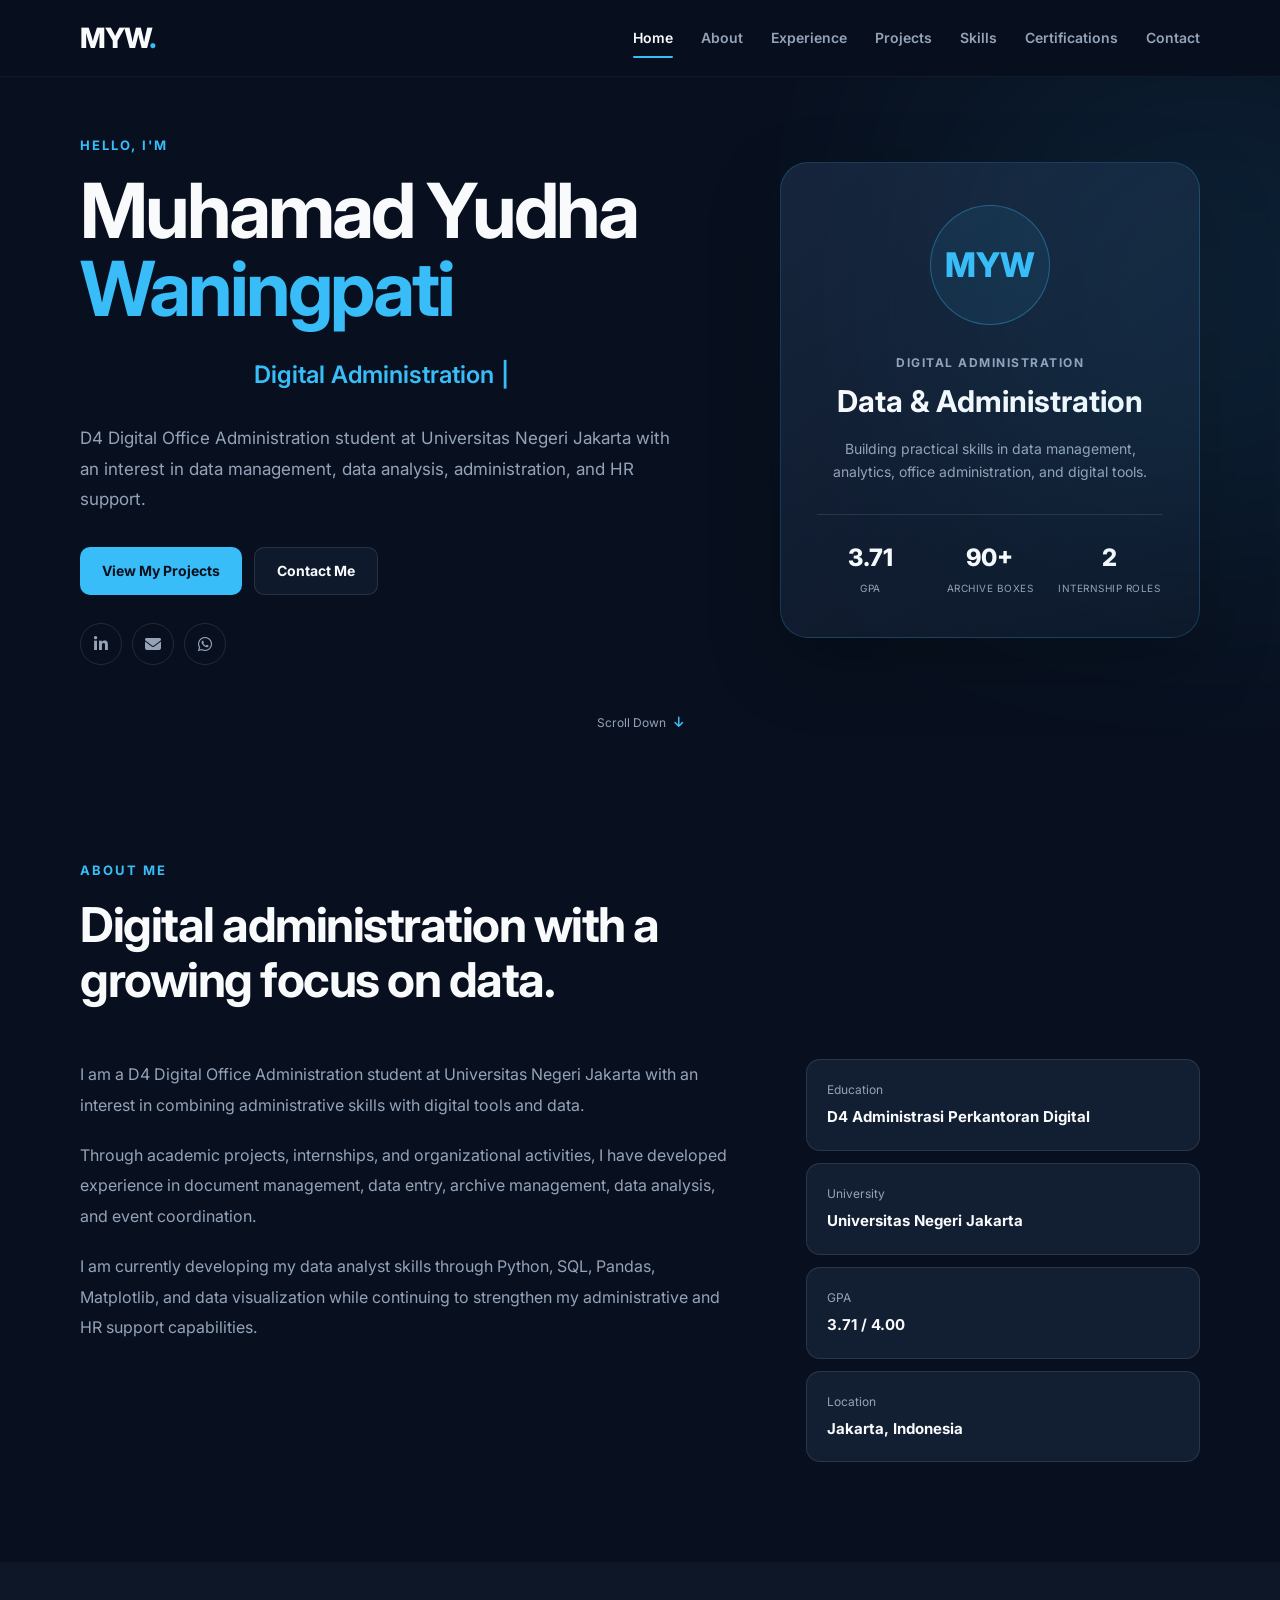
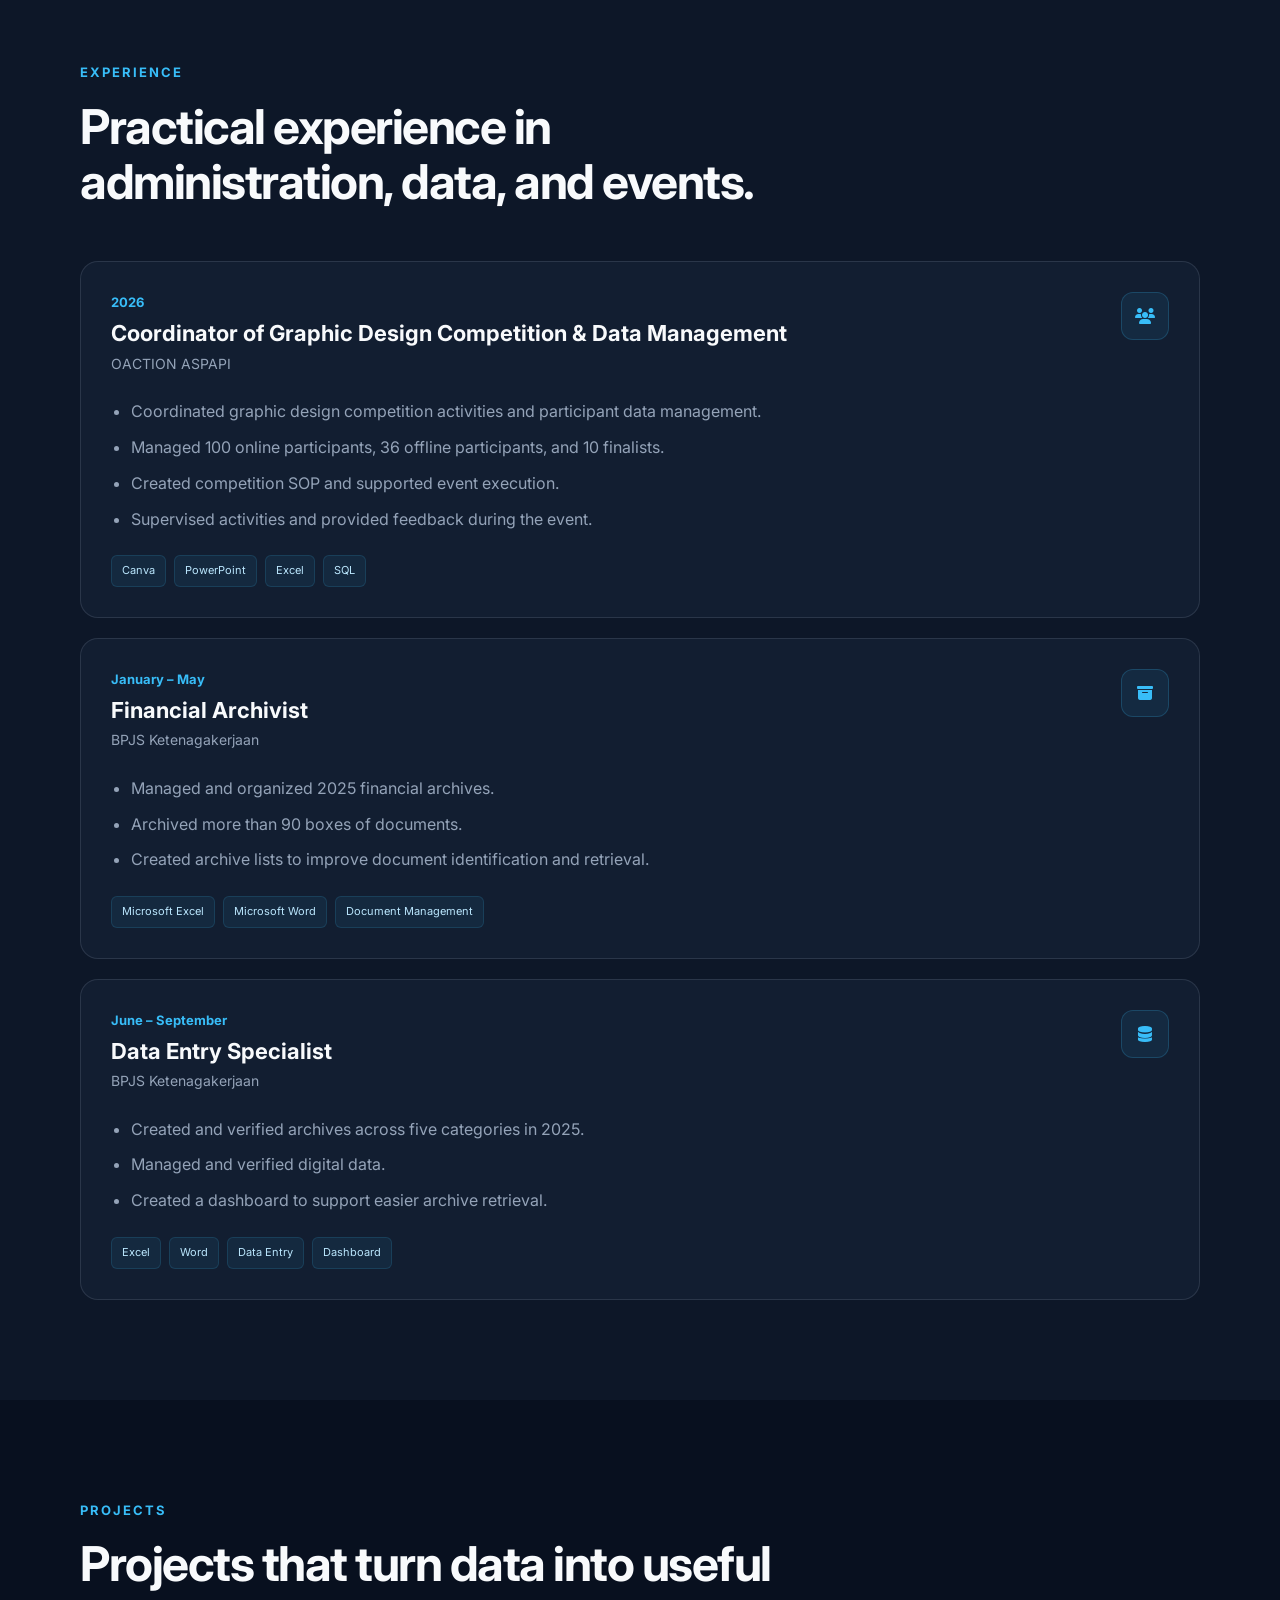
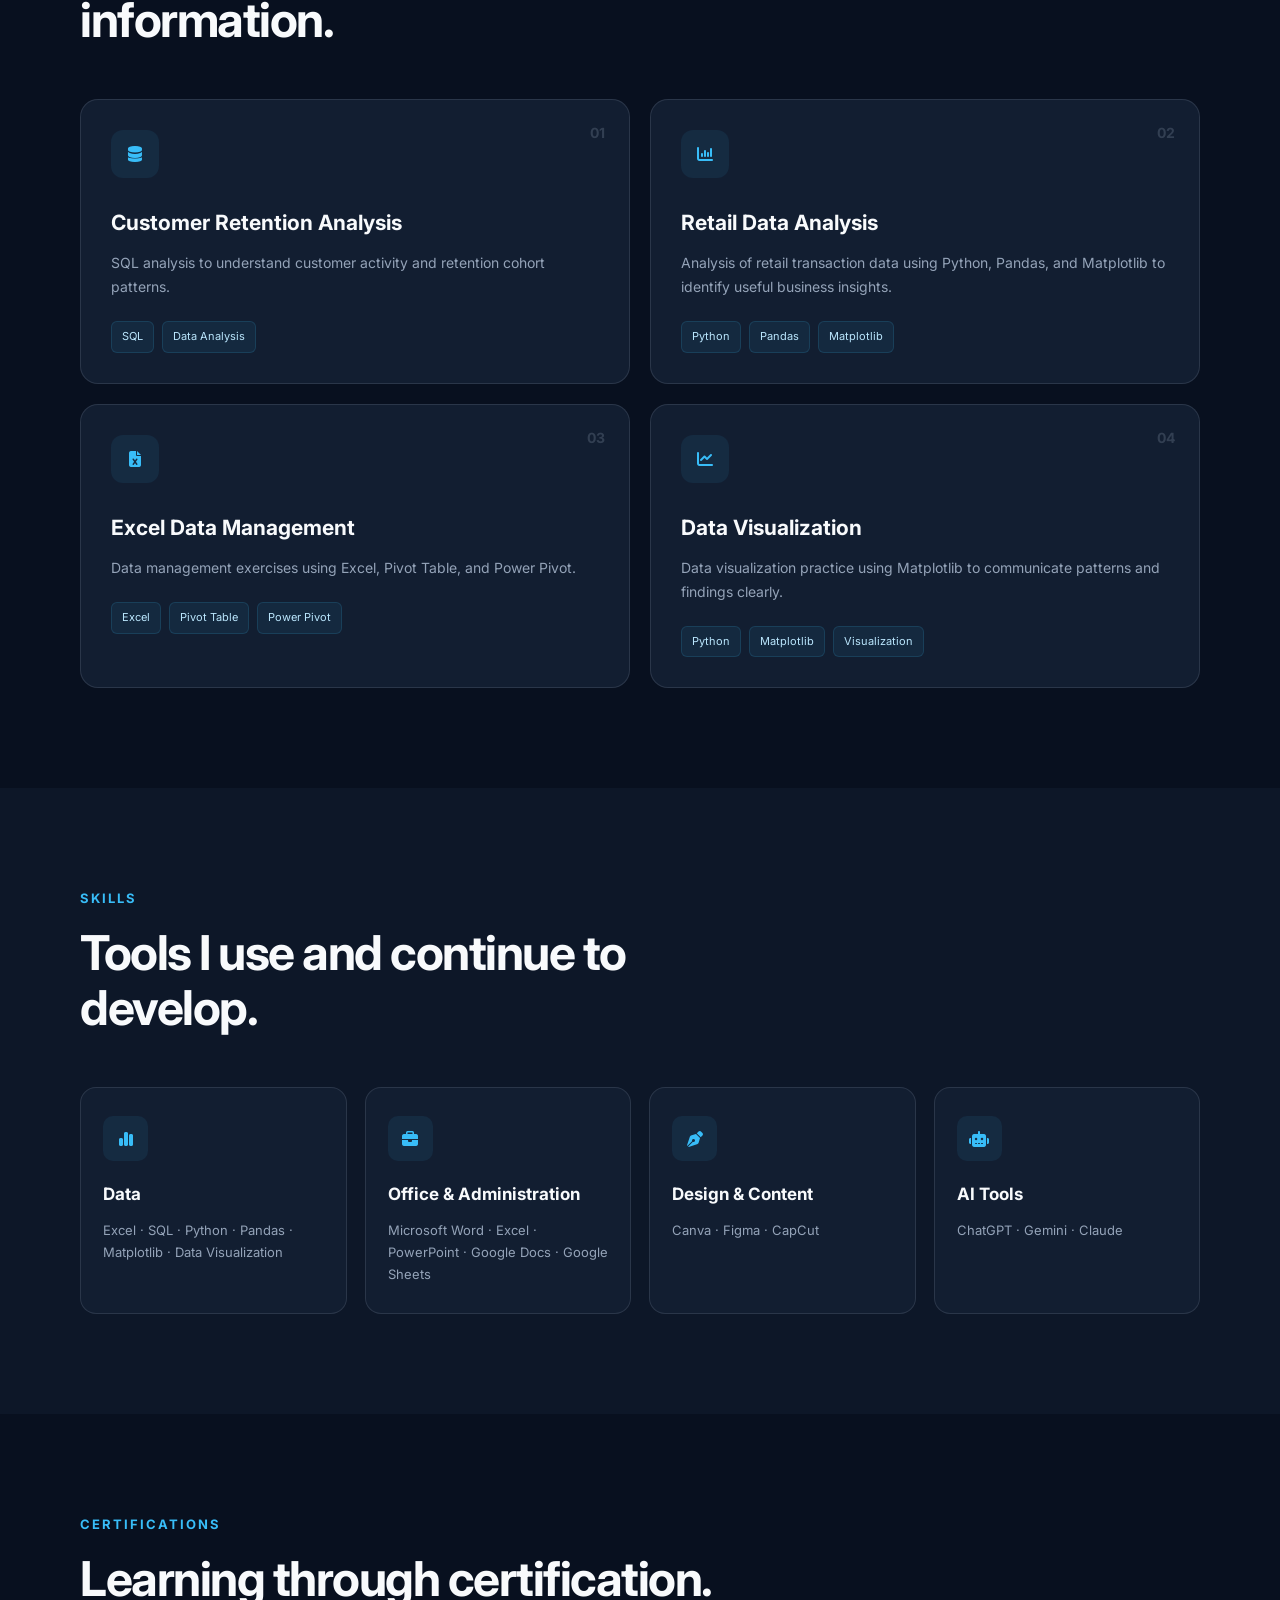
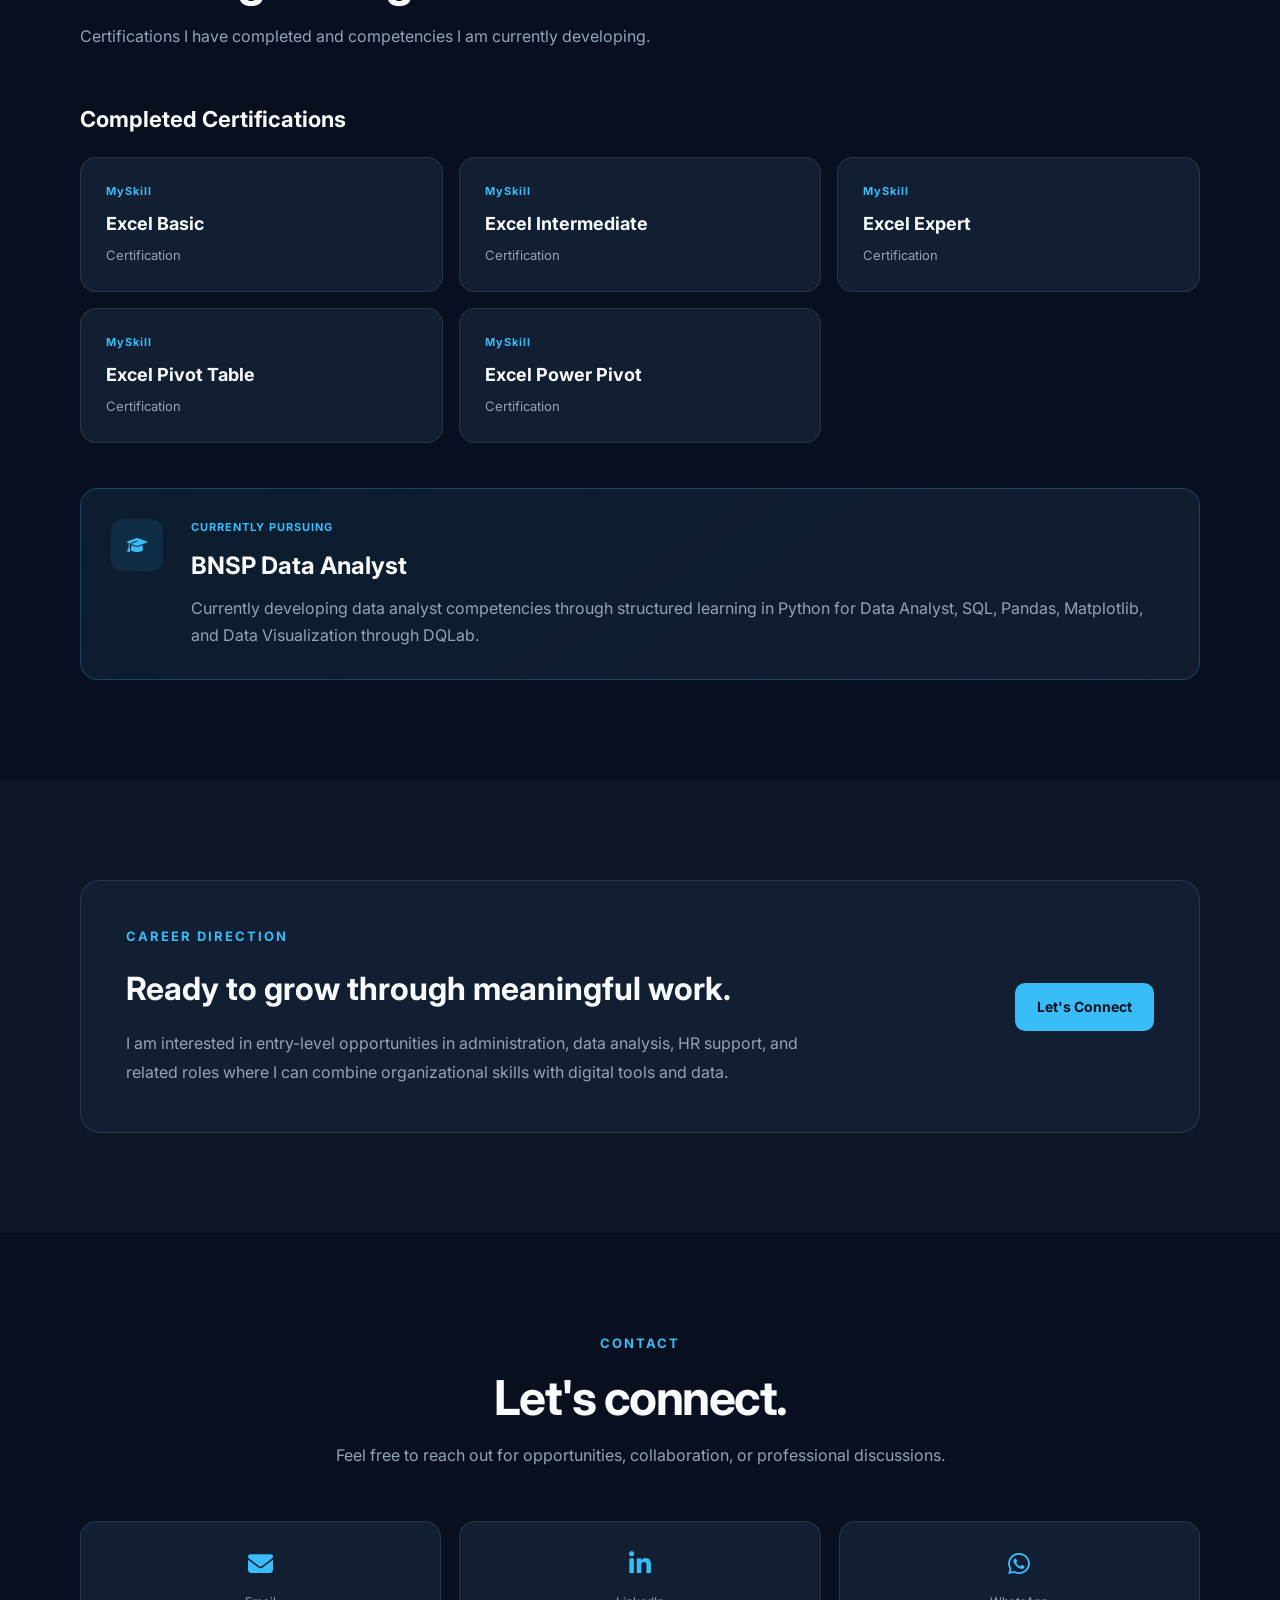
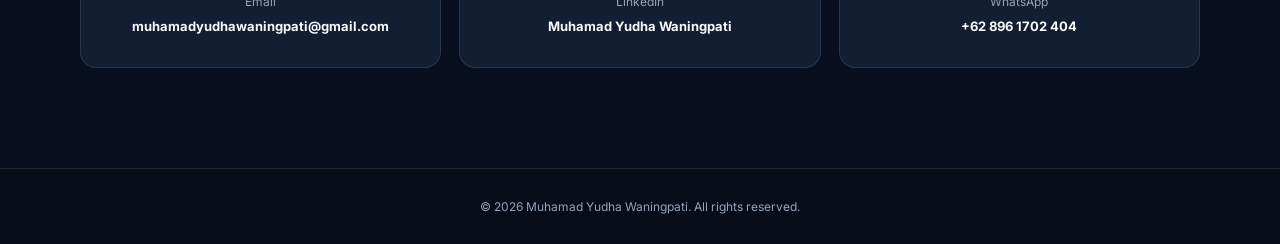
<file: index.html>
<!DOCTYPE html>
<html lang="en">

<head>
    <meta charset="UTF-8">
    <meta name="viewport" content="width=device-width, initial-scale=1.0">

    <title>Muhamad Yudha Waningpati | Portfolio</title>

    <meta name="description"
        content="Portfolio of Muhamad Yudha Waningpati - Digital Administration, Data Management, Data Analysis, and HR Support.">

    <link rel="stylesheet" href="style.css">

    <!-- Google Fonts -->
    <link rel="preconnect" href="https://fonts.googleapis.com">
    <link rel="preconnect" href="https://fonts.gstatic.com" crossorigin>

    <link
        href="https://fonts.googleapis.com/css2?family=Inter:wght@400;500;600;700;800&display=swap"
        rel="stylesheet">

    <!-- Font Awesome -->
    <link
        rel="stylesheet"
        href="https://cdnjs.cloudflare.com/ajax/libs/font-awesome/6.5.2/css/all.min.css">
</head>


<body>

    <!-- =========================
         NAVBAR
    ========================== -->

    <header class="navbar">

        <div class="container navbar-inner">

            <a href="#home" class="logo">
                MYW<span>.</span>
            </a>

            <nav class="nav-menu">

                <a href="#home" class="nav-link active">Home</a>
                <a href="#about" class="nav-link">About</a>
                <a href="#experience" class="nav-link">Experience</a>
                <a href="#projects" class="nav-link">Projects</a>
                <a href="#skills" class="nav-link">Skills</a>
                <a href="#certifications" class="nav-link">Certifications</a>
                <a href="#contact" class="nav-link">Contact</a>

            </nav>

            <button class="menu-toggle" aria-label="Open navigation">
                <span></span>
                <span></span>
                <span></span>
            </button>

        </div>

    </header>


    <main>

        <!-- =========================
             HERO
        ========================== -->

        <section id="home" class="hero">

            <div class="hero-glow"></div>

            <div class="container hero-grid">

                <div class="hero-content">

                    <p class="eyebrow">
                        HELLO, I'M
                    </p>

                    <h1>
                        Muhamad Yudha
                        <span>Waningpati</span>
                    </h1>

                    <div class="hero-role">
                        <span id="typing-text">Digital Administration</span>
                        <span class="typing-cursor">|</span>
                    </div>

                    <p class="hero-description">
                        D4 Digital Office Administration student at
                        Universitas Negeri Jakarta with an interest in
                        data management, data analysis, administration,
                        and HR support.
                    </p>

                    <div class="hero-buttons">

                        <a href="#projects" class="button button-primary">
                            View My Projects
                        </a>

                        <a href="#contact" class="button button-secondary">
                            Contact Me
                        </a>

                    </div>

                    <div class="social-links">

                        <a
                            href="https://www.linkedin.com/in/muhamad-yudha-6564141a/"
                            target="_blank"
                            rel="noopener noreferrer"
                            aria-label="LinkedIn">

                            <i class="fa-brands fa-linkedin-in"></i>

                        </a>

                        <a
                            href="mailto:muhamadyudhawaningpati@gmail.com"
                            aria-label="Email">

                            <i class="fa-solid fa-envelope"></i>

                        </a>

                        <a
                            href="https://wa.me/628961702404"
                            target="_blank"
                            rel="noopener noreferrer"
                            aria-label="WhatsApp">

                            <i class="fa-brands fa-whatsapp"></i>

                        </a>

                    </div>

                </div>


                <!-- PROFILE CARD -->

                <div class="profile-card">

                    <div class="profile-circle">
                        MYW
                    </div>

                    <p class="profile-label">
                        DIGITAL ADMINISTRATION
                    </p>

                    <h2>
                        Data & Administration
                    </h2>

                    <p class="profile-description">
                        Building practical skills in data management,
                        analytics, office administration, and digital tools.
                    </p>

                    <div class="profile-stats">

                        <div>
                            <strong>3.71</strong>
                            <span>GPA</span>
                        </div>

                        <div>
                            <strong>90+</strong>
                            <span>Archive Boxes</span>
                        </div>

                        <div>
                            <strong>2</strong>
                            <span>Internship Roles</span>
                        </div>

                    </div>

                </div>

            </div>

            <a href="#about" class="scroll-indicator">
                <span>Scroll Down</span>
                <i class="fa-solid fa-arrow-down"></i>
            </a>

        </section>


        <!-- =========================
             ABOUT
        ========================== -->

        <section id="about" class="section">

            <div class="container">

                <div class="section-heading">

                    <p class="eyebrow">
                        ABOUT ME
                    </p>

                    <h2>
                        Digital administration with a growing focus on data.
                    </h2>

                </div>


                <div class="about-grid">

                    <div class="about-text">

                        <p>
                            I am a D4 Digital Office Administration student
                            at Universitas Negeri Jakarta with an interest
                            in combining administrative skills with digital
                            tools and data.
                        </p>

                        <p>
                            Through academic projects, internships, and
                            organizational activities, I have developed
                            experience in document management, data entry,
                            archive management, data analysis, and event
                            coordination.
                        </p>

                        <p>
                            I am currently developing my data analyst skills
                            through Python, SQL, Pandas, Matplotlib, and
                            data visualization while continuing to strengthen
                            my administrative and HR support capabilities.
                        </p>

                    </div>


                    <div class="about-info">

                        <div class="info-item">
                            <span>Education</span>
                            <strong>
                                D4 Administrasi Perkantoran Digital
                            </strong>
                        </div>

                        <div class="info-item">
                            <span>University</span>
                            <strong>
                                Universitas Negeri Jakarta
                            </strong>
                        </div>

                        <div class="info-item">
                            <span>GPA</span>
                            <strong>3.71 / 4.00</strong>
                        </div>

                        <div class="info-item">
                            <span>Location</span>
                            <strong>Jakarta, Indonesia</strong>
                        </div>

                    </div>

                </div>

            </div>

        </section>


        <!-- =========================
             EXPERIENCE
        ========================== -->

        <section id="experience" class="section section-dark">

            <div class="container">

                <div class="section-heading">

                    <p class="eyebrow">
                        EXPERIENCE
                    </p>

                    <h2>
                        Practical experience in administration, data, and events.
                    </h2>

                </div>


                <div class="experience-list">


                    <!-- EXPERIENCE 1 -->

                    <article class="experience-card">

                        <div class="experience-header">

                            <div>
                                <p class="experience-period">
                                    2026
                                </p>

                                <h3>
                                    Coordinator of Graphic Design Competition
                                    & Data Management
                                </h3>

                                <p class="experience-company">
                                    OACTION ASPAPI
                                </p>
                            </div>

                            <div class="experience-icon">
                                <i class="fa-solid fa-users"></i>
                            </div>

                        </div>

                        <ul>

                            <li>
                                Coordinated graphic design competition
                                activities and participant data management.
                            </li>

                            <li>
                                Managed 100 online participants,
                                36 offline participants, and 10 finalists.
                            </li>

                            <li>
                                Created competition SOP and supported
                                event execution.
                            </li>

                            <li>
                                Supervised activities and provided feedback
                                during the event.
                            </li>

                        </ul>

                        <div class="tag-list">

                            <span>Canva</span>
                            <span>PowerPoint</span>
                            <span>Excel</span>
                            <span>SQL</span>

                        </div>

                    </article>


                    <!-- EXPERIENCE 2 -->

                    <article class="experience-card">

                        <div class="experience-header">

                            <div>

                                <p class="experience-period">
                                    January – May
                                </p>

                                <h3>
                                    Financial Archivist
                                </h3>

                                <p class="experience-company">
                                    BPJS Ketenagakerjaan
                                </p>

                            </div>

                            <div class="experience-icon">
                                <i class="fa-solid fa-box-archive"></i>
                            </div>

                        </div>

                        <ul>

                            <li>
                                Managed and organized 2025 financial archives.
                            </li>

                            <li>
                                Archived more than 90 boxes of documents.
                            </li>

                            <li>
                                Created archive lists to improve document
                                identification and retrieval.
                            </li>

                        </ul>

                        <div class="tag-list">

                            <span>Microsoft Excel</span>
                            <span>Microsoft Word</span>
                            <span>Document Management</span>

                        </div>

                    </article>


                    <!-- EXPERIENCE 3 -->

                    <article class="experience-card">

                        <div class="experience-header">

                            <div>

                                <p class="experience-period">
                                    June – September
                                </p>

                                <h3>
                                    Data Entry Specialist
                                </h3>

                                <p class="experience-company">
                                    BPJS Ketenagakerjaan
                                </p>

                            </div>

                            <div class="experience-icon">
                                <i class="fa-solid fa-database"></i>
                            </div>

                        </div>

                        <ul>

                            <li>
                                Created and verified archives across
                                five categories in 2025.
                            </li>

                            <li>
                                Managed and verified digital data.
                            </li>

                            <li>
                                Created a dashboard to support easier
                                archive retrieval.
                            </li>

                        </ul>

                        <div class="tag-list">

                            <span>Excel</span>
                            <span>Word</span>
                            <span>Data Entry</span>
                            <span>Dashboard</span>

                        </div>

                    </article>

                </div>

            </div>

        </section>


        <!-- =========================
             PROJECTS
        ========================== -->

        <section id="projects" class="section">

            <div class="container">

                <div class="section-heading">

                    <p class="eyebrow">
                        PROJECTS
                    </p>

                    <h2>
                        Projects that turn data into useful information.
                    </h2>

                </div>


                <div class="projects-grid">


                    <article class="project-card">

                        <div class="project-number">
                            01
                        </div>

                        <div class="project-icon">
                            <i class="fa-solid fa-database"></i>
                        </div>

                        <h3>
                            Customer Retention Analysis
                        </h3>

                        <p>
                            SQL analysis to understand customer activity
                            and retention cohort patterns.
                        </p>

                        <div class="tag-list">
                            <span>SQL</span>
                            <span>Data Analysis</span>
                        </div>

                    </article>


                    <article class="project-card">

                        <div class="project-number">
                            02
                        </div>

                        <div class="project-icon">
                            <i class="fa-solid fa-chart-column"></i>
                        </div>

                        <h3>
                            Retail Data Analysis
                        </h3>

                        <p>
                            Analysis of retail transaction data using
                            Python, Pandas, and Matplotlib to identify
                            useful business insights.
                        </p>

                        <div class="tag-list">
                            <span>Python</span>
                            <span>Pandas</span>
                            <span>Matplotlib</span>
                        </div>

                    </article>


                    <article class="project-card">

                        <div class="project-number">
                            03
                        </div>

                        <div class="project-icon">
                            <i class="fa-solid fa-file-excel"></i>
                        </div>

                        <h3>
                            Excel Data Management
                        </h3>

                        <p>
                            Data management exercises using Excel,
                            Pivot Table, and Power Pivot.
                        </p>

                        <div class="tag-list">
                            <span>Excel</span>
                            <span>Pivot Table</span>
                            <span>Power Pivot</span>
                        </div>

                    </article>


                    <article class="project-card">

                        <div class="project-number">
                            04
                        </div>

                        <div class="project-icon">
                            <i class="fa-solid fa-chart-line"></i>
                        </div>

                        <h3>
                            Data Visualization
                        </h3>

                        <p>
                            Data visualization practice using
                            Matplotlib to communicate patterns and
                            findings clearly.
                        </p>

                        <div class="tag-list">
                            <span>Python</span>
                            <span>Matplotlib</span>
                            <span>Visualization</span>
                        </div>

                    </article>

                </div>

            </div>

        </section>


        <!-- =========================
             SKILLS
        ========================== -->

        <section id="skills" class="section section-dark">

            <div class="container">

                <div class="section-heading">

                    <p class="eyebrow">
                        SKILLS
                    </p>

                    <h2>
                        Tools I use and continue to develop.
                    </h2>

                </div>


                <div class="skills-grid">


                    <div class="skill-card">

                        <div class="skill-icon">
                            <i class="fa-solid fa-chart-simple"></i>
                        </div>

                        <h3>
                            Data
                        </h3>

                        <p>
                            Excel · SQL · Python · Pandas ·
                            Matplotlib · Data Visualization
                        </p>

                    </div>


                    <div class="skill-card">

                        <div class="skill-icon">
                            <i class="fa-solid fa-briefcase"></i>
                        </div>

                        <h3>
                            Office & Administration
                        </h3>

                        <p>
                            Microsoft Word · Excel · PowerPoint ·
                            Google Docs · Google Sheets
                        </p>

                    </div>


                    <div class="skill-card">

                        <div class="skill-icon">
                            <i class="fa-solid fa-pen-nib"></i>
                        </div>

                        <h3>
                            Design & Content
                        </h3>

                        <p>
                            Canva · Figma · CapCut
                        </p>

                    </div>


                    <div class="skill-card">

                        <div class="skill-icon">
                            <i class="fa-solid fa-robot"></i>
                        </div>

                        <h3>
                            AI Tools
                        </h3>

                        <p>
                            ChatGPT · Gemini · Claude
                        </p>

                    </div>

                </div>

            </div>

        </section>


        <!-- =========================
             CERTIFICATIONS
        ========================== -->

        <section id="certifications" class="section">

            <div class="container">

                <div class="section-heading">

                    <p class="eyebrow">
                        CERTIFICATIONS
                    </p>

                    <h2>
                        Learning through certification.
                    </h2>

                    <p>
                        Certifications I have completed and competencies
                        I am currently developing.
                    </p>

                </div>


                <h3 class="subsection-title">
                    Completed Certifications
                </h3>


                <div class="certification-grid">

                    <div class="certification-card">
                        <span class="cert-provider">MySkill</span>
                        <h3>Excel Basic</h3>
                        <p>Certification</p>
                    </div>

                    <div class="certification-card">
                        <span class="cert-provider">MySkill</span>
                        <h3>Excel Intermediate</h3>
                        <p>Certification</p>
                    </div>

                    <div class="certification-card">
                        <span class="cert-provider">MySkill</span>
                        <h3>Excel Expert</h3>
                        <p>Certification</p>
                    </div>

                    <div class="certification-card">
                        <span class="cert-provider">MySkill</span>
                        <h3>Excel Pivot Table</h3>
                        <p>Certification</p>
                    </div>

                    <div class="certification-card">
                        <span class="cert-provider">MySkill</span>
                        <h3>Excel Power Pivot</h3>
                        <p>Certification</p>
                    </div>

                </div>


                <div class="learning-card">

                    <div class="learning-icon">
                        <i class="fa-solid fa-graduation-cap"></i>
                    </div>

                    <div>

                        <span class="cert-provider">
                            CURRENTLY PURSUING
                        </span>

                        <h3>
                            BNSP Data Analyst
                        </h3>

                        <p>
                            Currently developing data analyst competencies
                            through structured learning in Python for Data
                            Analyst, SQL, Pandas, Matplotlib, and Data
                            Visualization through DQLab.
                        </p>

                    </div>

                </div>

            </div>

        </section>


        <!-- =========================
             CAREER DIRECTION
        ========================== -->

        <section class="section section-dark">

            <div class="container">

                <div class="career-card">

                    <div>

                        <p class="eyebrow">
                            CAREER DIRECTION
                        </p>

                        <h2>
                            Ready to grow through meaningful work.
                        </h2>

                        <p>
                            I am interested in entry-level opportunities
                            in administration, data analysis, HR support,
                            and related roles where I can combine
                            organizational skills with digital tools and data.
                        </p>

                    </div>

                    <a href="#contact" class="button button-primary">
                        Let's Connect
                    </a>

                </div>

            </div>

        </section>


        <!-- =========================
             CONTACT
        ========================== -->

        <section id="contact" class="section">

            <div class="container">

                <div class="section-heading center">

                    <p class="eyebrow">
                        CONTACT
                    </p>

                    <h2>
                        Let's connect.
                    </h2>

                    <p>
                        Feel free to reach out for opportunities,
                        collaboration, or professional discussions.
                    </p>

                </div>


                <div class="contact-grid">


                    <a
                        href="mailto:muhamadyudhawaningpati@gmail.com"
                        class="contact-card">

                        <i class="fa-solid fa-envelope"></i>

                        <span>Email</span>

                        <strong>
                            muhamadyudhawaningpati@gmail.com
                        </strong>

                    </a>


                    <a
                        href="https://www.linkedin.com/in/muhamad-yudha-6564141a/"
                        target="_blank"
                        rel="noopener noreferrer"
                        class="contact-card">

                        <i class="fa-brands fa-linkedin-in"></i>

                        <span>LinkedIn</span>

                        <strong>
                            Muhamad Yudha Waningpati
                        </strong>

                    </a>


                    <a
                        href="https://wa.me/628961702404"
                        target="_blank"
                        rel="noopener noreferrer"
                        class="contact-card">

                        <i class="fa-brands fa-whatsapp"></i>

                        <span>WhatsApp</span>

                        <strong>
                            +62 896 1702 404
                        </strong>

                    </a>

                </div>

            </div>

        </section>

    </main>


    <!-- =========================
         FOOTER
    ========================== -->

    <footer class="footer">

        <div class="container">

            <p>
                © 2026 Muhamad Yudha Waningpati.
                All rights reserved.
            </p>

        </div>

    </footer>


    <script src="script.js"></script>

</body>

</html>
</file>
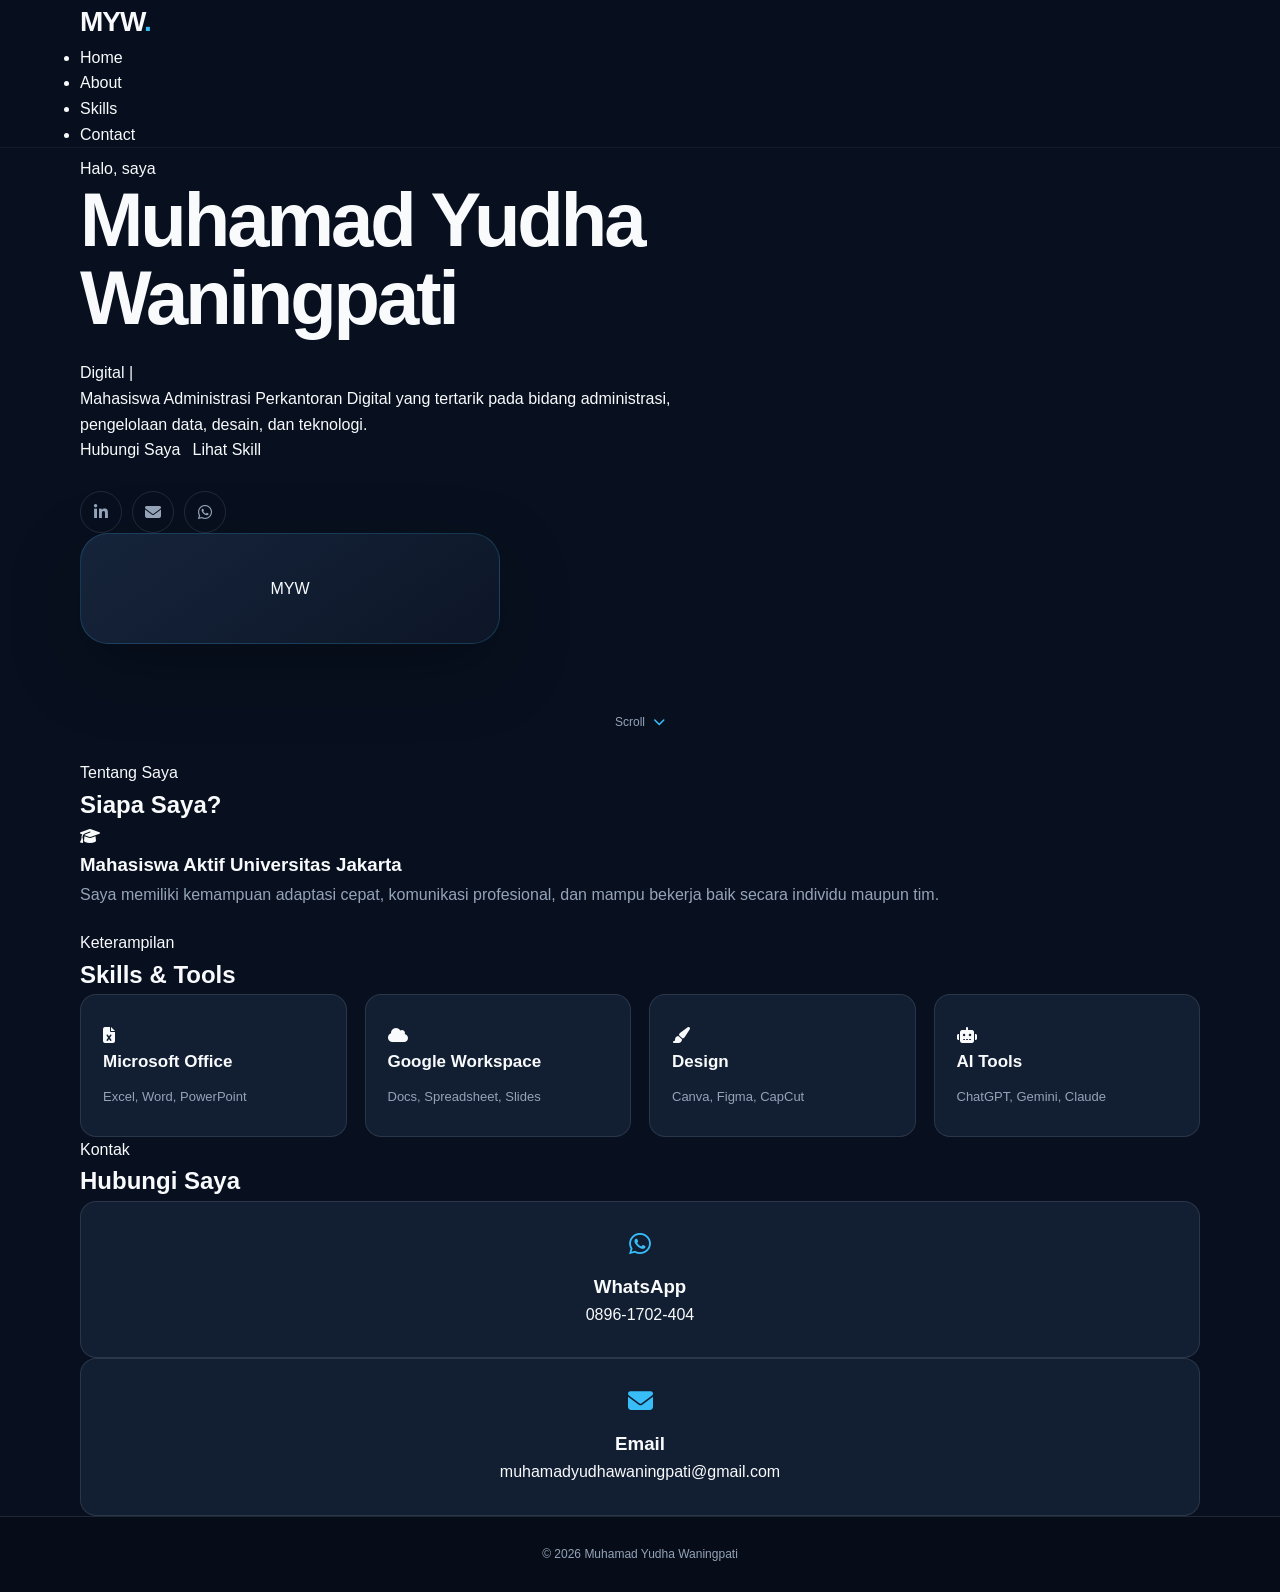
<file: revisi 1.html>
<!DOCTYPE html>
<html lang="id">
<head>
    <!-- META -->
    <meta charset="UTF-8">
    <meta name="viewport" content="width=device-width, initial-scale=1.0">

    <!-- TITLE -->
    <title>Muhamad Yudha Waningpati | Portfolio</title>

    <!-- CSS -->
    <link rel="stylesheet" href="style.css">

    <!-- GOOGLE FONT -->
    <link rel="preconnect" href="https://fonts.googleapis.com">
    <link rel="preconnect" href="https://fonts.gstatic.com" crossorigin>

    <link href="https://fonts.googleapis.com/css2?family=Poppins:wght@300;400;500;600;700&display=swap" rel="stylesheet">

    <!-- FONT AWESOME -->
    <link rel="stylesheet"
    href="https://cdnjs.cloudflare.com/ajax/libs/font-awesome/6.4.0/css/all.min.css">
</head>

<body>

    <!-- NAVBAR -->
    <nav class="navbar">

        <div class="container">

            <a href="#" class="logo">
                MYW<span class="dot">.</span>
            </a>

            <ul class="nav-links">

                <li><a href="#home">Home</a></li>

                <li><a href="#about">About</a></li>

                <li><a href="#skills">Skills</a></li>

                <li><a href="#contact">Contact</a></li>

            </ul>

            <!-- HAMBURGER -->
            <div class="hamburger">

                <span></span>
                <span></span>
                <span></span>

            </div>

        </div>

    </nav>

    <!-- HERO -->
    <section id="home" class="hero">

        <div class="hero-bg"></div>

        <div class="container">

            <div class="hero-content">

                <p class="greeting">
                    Halo, saya
                </p>

                <h1 class="name">
                    Muhamad Yudha <br>
                    Waningpati
                </h1>

                <!-- TYPING -->
                <div class="typing-container">

                    <span class="typing-text"></span>

                    <span class="cursor">|</span>

                </div>

                <p class="hero-desc">

                    Mahasiswa Administrasi Perkantoran Digital
                    yang tertarik pada bidang administrasi,
                    pengelolaan data, desain, dan teknologi.

                </p>

                <div class="hero-buttons">

                    <a href="#contact" class="btn btn-primary">
                        Hubungi Saya
                    </a>

                    <a href="#skills" class="btn btn-outline">
                        Lihat Skill
                    </a>

                </div>

                <!-- SOCIAL -->
                <div class="social-links">

                    <a href="https://linkedin.com"
                    target="_blank"
                    class="social-icon">

                        <i class="fab fa-linkedin-in"></i>

                    </a>

                    <a href="mailto:muhamadyudhawaningpati@gmail.com"
                    class="social-icon">

                        <i class="fas fa-envelope"></i>

                    </a>

                    <a href="https://wa.me/628961702404"
                    target="_blank"
                    class="social-icon">

                        <i class="fab fa-whatsapp"></i>

                    </a>

                </div>

            </div>

            <!-- VISUAL -->
            <div class="hero-visual">

                <div class="profile-card">

                    <div class="profile-inner">

                        <div class="profile-initials">
                            MYW
                        </div>

                        <div class="profile-ring"></div>

                    </div>

                </div>

            </div>

        </div>

        <!-- SCROLL -->
        <div class="scroll-indicator">

            <span>Scroll</span>

            <i class="fas fa-chevron-down"></i>

        </div>

    </section>

    <!-- ABOUT -->
    <section id="about" class="about">

        <div class="container">

            <div class="section-header">

                <span class="section-label">
                    Tentang Saya
                </span>

                <h2 class="section-title">
                    Siapa Saya?
                </h2>

            </div>

            <div class="about-content">

                <div class="about-card reveal">

                    <i class="fas fa-graduation-cap"></i>

                </div>

                <div class="about-text reveal">

                    <h3>
                        Mahasiswa Aktif Universitas Jakarta
                    </h3>

                    <p class="description">

                        Saya memiliki kemampuan adaptasi cepat,
                        komunikasi profesional, dan mampu bekerja
                        baik secara individu maupun tim.

                    </p>

                </div>

            </div>

        </div>

    </section>

    <!-- SKILLS -->
    <section id="skills" class="skills">

        <div class="container">

            <div class="section-header">

                <span class="section-label">
                    Keterampilan
                </span>

                <h2 class="section-title">
                    Skills & Tools
                </h2>

            </div>

            <div class="skills-grid">

                <div class="skill-card reveal">

                    <i class="fas fa-file-excel"></i>

                    <h3>Microsoft Office</h3>

                    <p>
                        Excel, Word, PowerPoint
                    </p>

                </div>

                <div class="skill-card reveal">

                    <i class="fas fa-cloud"></i>

                    <h3>Google Workspace</h3>

                    <p>
                        Docs, Spreadsheet, Slides
                    </p>

                </div>

                <div class="skill-card reveal">

                    <i class="fas fa-paint-brush"></i>

                    <h3>Design</h3>

                    <p>
                        Canva, Figma, CapCut
                    </p>

                </div>

                <div class="skill-card reveal">

                    <i class="fas fa-robot"></i>

                    <h3>AI Tools</h3>

                    <p>
                        ChatGPT, Gemini, Claude
                    </p>

                </div>

            </div>

        </div>

    </section>

    <!-- CONTACT -->
    <section id="contact" class="contact">

        <div class="container">

            <div class="section-header">

                <span class="section-label">
                    Kontak
                </span>

                <h2 class="section-title">
                    Hubungi Saya
                </h2>

            </div>

            <div class="contact-cards">

                <a href="https://wa.me/628961702404"
                target="_blank"
                class="contact-card reveal">

                    <i class="fab fa-whatsapp"></i>

                    <h3>WhatsApp</h3>

                    <p>0896-1702-404</p>

                </a>

                <a href="mailto:muhamadyudhawaningpati@gmail.com"
                class="contact-card reveal">

                    <i class="fas fa-envelope"></i>

                    <h3>Email</h3>

                    <p>
                        muhamadyudhawaningpati@gmail.com
                    </p>

                </a>

            </div>

        </div>

    </section>

    <!-- FOOTER -->
    <footer class="footer">

        <div class="container">

            <p>
                © 2026 Muhamad Yudha Waningpati
            </p>

        </div>

    </footer>

    <!-- JAVASCRIPT -->
    <script>

        // TYPING EFFECT
        const texts = [

            "Digital Office Administration Student",

            "Data Management Enthusiast",

            "Graphic Design Volunteer",

            "Future Professional Worker"

        ];

        let speed = 100;
        let textIndex = 0;
        let charIndex = 0;

        const typingText =
        document.querySelector(".typing-text");

        function typeEffect(){

            if(charIndex < texts[textIndex].length){

                typingText.textContent +=
                texts[textIndex].charAt(charIndex);

                charIndex++;

                setTimeout(typeEffect, speed);

            }else{

                setTimeout(eraseEffect, 1500);

            }

        }

        function eraseEffect(){

            if(charIndex > 0){

                typingText.textContent =
                texts[textIndex].substring(0, charIndex - 1);

                charIndex--;

                setTimeout(eraseEffect, 50);

            }else{

                textIndex++;

                if(textIndex >= texts.length){

                    textIndex = 0;

                }

                setTimeout(typeEffect, 500);

            }

        }

        document.addEventListener(
        "DOMContentLoaded",

        function(){

            if(texts.length){

                setTimeout(typeEffect, 500);

            }

        });

        // NAVBAR SCROLL
        window.addEventListener("scroll",

        function(){

            const navbar =
            document.querySelector(".navbar");

            navbar.classList.toggle(
            "scrolled",
            window.scrollY > 50
            );

        });

        // HAMBURGER
        const hamburger =
        document.querySelector(".hamburger");

        const navLinks =
        document.querySelector(".nav-links");

        hamburger.addEventListener("click",

        ()=>{

            navLinks.classList.toggle("active");

        });

        // CLOSE MOBILE MENU
        document.querySelectorAll(".nav-links a")
        .forEach(link => {

            link.addEventListener("click",

            ()=>{

                navLinks.classList.remove("active");

            });

        });

        // REVEAL ANIMATION
        const reveals =
        document.querySelectorAll(".reveal");

        function revealOnScroll(){

            reveals.forEach(item => {

                const windowHeight =
                window.innerHeight;

                const revealTop =
                item.getBoundingClientRect().top;

                if(revealTop < windowHeight - 100){

                    item.classList.add("active");

                }

            });

        }

        window.addEventListener(
        "scroll",
        revealOnScroll
        );

        revealOnScroll();

    </script>

</body>
</html>
</file>
<file: style.css>
/* =========================================
   RESET
========================================= */

* {
    margin: 0;
    padding: 0;
    box-sizing: border-box;
}

html {
    scroll-behavior: smooth;
}

body {
    font-family: "Inter", sans-serif;
    background: #08101f;
    color: #f8fafc;
    line-height: 1.6;
    overflow-x: hidden;
}

a {
    color: inherit;
    text-decoration: none;
}

button {
    font-family: inherit;
}

.container {
    width: min(1120px, calc(100% - 48px));
    margin: 0 auto;
}


/* =========================================
   COLORS
========================================= */

:root {
    --background: #08101f;
    --background-soft: #0d1728;
    --card: #121e31;
    --card-hover: #17263d;

    --primary: #38bdf8;
    --primary-dark: #0ea5e9;

    --text: #f8fafc;
    --muted: #94a3b8;
    --border: rgba(148, 163, 184, 0.18);
}


/* =========================================
   NAVBAR
========================================= */

.navbar {
    position: fixed;
    top: 0;
    left: 0;
    width: 100%;
    z-index: 1000;

    background: rgba(8, 16, 31, 0.92);
    border-bottom: 1px solid rgba(148, 163, 184, 0.08);

    backdrop-filter: blur(14px);
}

.navbar-inner {
    min-height: 76px;

    display: flex;
    align-items: center;
    justify-content: space-between;
}

.logo {
    font-size: 28px;
    font-weight: 800;
    letter-spacing: -1px;
}

.logo span {
    color: var(--primary);
}

.nav-menu {
    display: flex;
    align-items: center;
    gap: 28px;
}

.nav-link {
    color: var(--muted);
    font-size: 14px;
    font-weight: 600;
    transition: 0.25s ease;
}

.nav-link:hover,
.nav-link.active {
    color: var(--text);
}

.nav-link.active {
    position: relative;
}

.nav-link.active::after {
    content: "";

    position: absolute;
    left: 0;
    right: 0;
    bottom: -9px;

    height: 2px;

    background: var(--primary);
    border-radius: 10px;
}

.menu-toggle {
    display: none;

    width: 46px;
    height: 46px;

    border: 1px solid var(--border);
    border-radius: 12px;

    background: var(--card);

    cursor: pointer;
}

.menu-toggle span {
    display: block;

    width: 22px;
    height: 2px;

    margin: 5px auto;

    background: var(--text);
    border-radius: 10px;
}


/* =========================================
   HERO
========================================= */

.hero {
    min-height: 760px;

    position: relative;

    display: flex;
    align-items: center;

    padding: 120px 0 80px;

    overflow: hidden;
}

.hero-glow {
    position: absolute;

    width: 500px;
    height: 500px;

    right: -180px;
    top: 40px;

    background: var(--primary);

    opacity: 0.09;
    filter: blur(130px);

    pointer-events: none;
}

.hero-grid {
    display: grid;

    grid-template-columns: 1.15fr 0.85fr;

    gap: 70px;

    align-items: center;
}

.hero-content {
    max-width: 680px;
}

.eyebrow {
    color: var(--primary);

    font-size: 13px;
    font-weight: 700;

    letter-spacing: 2px;

    margin-bottom: 16px;
}

.hero h1 {
    font-size: clamp(48px, 6vw, 76px);

    line-height: 1.02;

    letter-spacing: -3px;

    margin-bottom: 24px;
}

.hero h1 span {
    display: block;
    color: var(--primary);
}

.hero-role {
    min-height: 32px;

    color: var(--primary);

    font-size: 20px;
    font-weight: 700;

    margin-bottom: 20px;
}

.hero-description {
    max-width: 620px;

    color: var(--muted);

    font-size: 17px;

    line-height: 1.8;

    margin-bottom: 32px;
}

.hero-buttons {
    display: flex;
    flex-wrap: wrap;
    gap: 12px;
}

.button {
    display: inline-flex;

    align-items: center;
    justify-content: center;

    min-height: 48px;

    padding: 0 22px;

    border-radius: 10px;

    font-size: 14px;
    font-weight: 700;

    transition: 0.25s ease;
}

.button-primary {
    background: var(--primary);
    color: #06111d;
}

.button-primary:hover {
    background: #67cdf8;
    transform: translateY(-2px);
}

.button-secondary {
    border: 1px solid var(--border);
    background: rgba(18, 30, 49, 0.7);
    color: var(--text);
}

.button-secondary:hover {
    border-color: var(--primary);
    color: var(--primary);
    transform: translateY(-2px);
}


/* =========================================
   SOCIAL LINKS
========================================= */

.social-links {
    display: flex;
    gap: 10px;

    margin-top: 28px;
}

.social-links a {
    width: 42px;
    height: 42px;

    display: flex;
    align-items: center;
    justify-content: center;

    border: 1px solid var(--border);
    border-radius: 50%;

    color: var(--muted);

    transition: 0.25s ease;
}

.social-links a:hover {
    color: var(--primary);
    border-color: var(--primary);

    transform: translateY(-2px);
}


/* =========================================
   PROFILE CARD
========================================= */

.profile-card {
    width: 100%;
    max-width: 420px;

    justify-self: end;

    padding: 42px 36px;

    background:
        linear-gradient(
            145deg,
            rgba(23, 38, 61, 0.95),
            rgba(13, 23, 40, 0.95)
        );

    border: 1px solid rgba(56, 189, 248, 0.2);

    border-radius: 28px;

    text-align: center;

    box-shadow:
        0 25px 70px rgba(0, 0, 0, 0.25);
}

.profile-circle {
    width: 120px;
    height: 120px;

    margin: 0 auto 28px;

    display: flex;
    align-items: center;
    justify-content: center;

    border: 1px solid rgba(56, 189, 248, 0.35);

    border-radius: 50%;

    background: rgba(56, 189, 248, 0.08);

    color: var(--primary);

    font-size: 34px;
    font-weight: 800;
}

.profile-label {
    color: var(--muted);

    font-size: 12px;
    font-weight: 700;

    letter-spacing: 1.5px;

    margin-bottom: 10px;
}

.profile-card h2 {
    font-size: 30px;
    line-height: 1.2;

    margin-bottom: 18px;
}

.profile-description {
    color: var(--muted);

    font-size: 14px;

    line-height: 1.7;

    margin-bottom: 30px;
}

.profile-stats {
    display: grid;

    grid-template-columns: repeat(3, 1fr);

    gap: 12px;

    padding-top: 24px;

    border-top: 1px solid var(--border);
}

.profile-stats div {
    display: flex;
    flex-direction: column;

    gap: 4px;
}

.profile-stats strong {
    color: var(--text);

    font-size: 24px;
    font-weight: 800;
}

.profile-stats span {
    color: var(--muted);

    font-size: 10px;

    line-height: 1.3;

    text-transform: uppercase;

    letter-spacing: 0.5px;
}


/* =========================================
   SCROLL INDICATOR
========================================= */

.scroll-indicator {
    position: absolute;

    bottom: 28px;
    left: 50%;

    transform: translateX(-50%);

    display: flex;
    align-items: center;
    gap: 8px;

    color: var(--muted);

    font-size: 12px;

    white-space: nowrap;
}

.scroll-indicator i {
    color: var(--primary);
}


/* =========================================
   SECTION
========================================= */

.section {
    padding: 100px 0;
}

.section-dark {
    background: var(--background-soft);
}

.section-heading {
    max-width: 720px;

    margin-bottom: 52px;
}

.section-heading h2 {
    font-size: clamp(32px, 4vw, 48px);

    line-height: 1.15;

    letter-spacing: -1.5px;

    margin-bottom: 18px;
}

.section-heading > p:last-child {
    color: var(--muted);
}

.section-heading.center {
    margin-left: auto;
    margin-right: auto;

    text-align: center;
}


/* =========================================
   ABOUT
========================================= */

.about-grid {
    display: grid;

    grid-template-columns: 1.25fr 0.75fr;

    gap: 70px;

    align-items: start;
}

.about-text p {
    color: var(--muted);

    line-height: 1.9;

    margin-bottom: 20px;
}

.about-info {
    display: grid;
    gap: 12px;
}

.info-item {
    padding: 20px;

    background: var(--card);

    border: 1px solid var(--border);

    border-radius: 14px;
}

.info-item span {
    display: block;

    color: var(--muted);

    font-size: 12px;

    margin-bottom: 5px;
}

.info-item strong {
    font-size: 15px;
}


/* =========================================
   EXPERIENCE
========================================= */

.experience-list {
    display: grid;

    gap: 20px;
}

.experience-card {
    padding: 30px;

    background: var(--card);

    border: 1px solid var(--border);

    border-radius: 18px;

    transition: 0.25s ease;
}

.experience-card:hover {
    border-color: rgba(56, 189, 248, 0.35);

    transform: translateY(-3px);
}

.experience-header {
    display: flex;

    justify-content: space-between;

    gap: 30px;

    margin-bottom: 22px;
}

.experience-period {
    color: var(--primary);

    font-size: 13px;
    font-weight: 700;

    margin-bottom: 6px;
}

.experience-card h3 {
    font-size: 22px;

    line-height: 1.3;

    margin-bottom: 5px;
}

.experience-company {
    color: var(--muted);

    font-size: 14px;
}

.experience-icon {
    width: 48px;
    height: 48px;

    flex-shrink: 0;

    display: flex;
    align-items: center;
    justify-content: center;

    background: rgba(56, 189, 248, 0.08);

    border: 1px solid rgba(56, 189, 248, 0.2);

    border-radius: 12px;

    color: var(--primary);
}

.experience-card ul {
    padding-left: 20px;

    color: var(--muted);

    line-height: 1.8;
}

.experience-card li {
    margin-bottom: 7px;
}


/* =========================================
   TAGS
========================================= */

.tag-list {
    display: flex;

    flex-wrap: wrap;

    gap: 8px;

    margin-top: 22px;
}

.tag-list span {
    padding: 6px 10px;

    background: rgba(56, 189, 248, 0.07);

    border: 1px solid rgba(56, 189, 248, 0.14);

    border-radius: 6px;

    color: #bae6fd;

    font-size: 11px;
}


/* =========================================
   PROJECTS
========================================= */

.projects-grid {
    display: grid;

    grid-template-columns: repeat(2, 1fr);

    gap: 20px;
}

.project-card {
    position: relative;

    padding: 30px;

    min-height: 270px;

    background: var(--card);

    border: 1px solid var(--border);

    border-radius: 18px;

    overflow: hidden;

    transition: 0.25s ease;
}

.project-card:hover {
    transform: translateY(-4px);

    border-color: rgba(56, 189, 248, 0.35);
}

.project-number {
    position: absolute;

    top: 22px;
    right: 24px;

    color: rgba(148, 163, 184, 0.25);

    font-size: 14px;
    font-weight: 700;
}

.project-icon {
    width: 48px;
    height: 48px;

    margin-bottom: 28px;

    display: flex;
    align-items: center;
    justify-content: center;

    border-radius: 12px;

    background: rgba(56, 189, 248, 0.08);

    color: var(--primary);
}

.project-card h3 {
    font-size: 21px;

    margin-bottom: 12px;
}

.project-card p {
    color: var(--muted);

    font-size: 14px;

    line-height: 1.7;
}


/* =========================================
   SKILLS
========================================= */

.skills-grid {
    display: grid;

    grid-template-columns: repeat(4, 1fr);

    gap: 18px;
}

.skill-card {
    padding: 28px 22px;

    background: var(--card);

    border: 1px solid var(--border);

    border-radius: 16px;

    transition: 0.25s ease;
}

.skill-card:hover {
    transform: translateY(-4px);

    border-color: rgba(56, 189, 248, 0.3);
}

.skill-icon {
    width: 45px;
    height: 45px;

    display: flex;
    align-items: center;
    justify-content: center;

    margin-bottom: 20px;

    color: var(--primary);

    background: rgba(56, 189, 248, 0.08);

    border-radius: 10px;
}

.skill-card h3 {
    font-size: 17px;

    margin-bottom: 10px;
}

.skill-card p {
    color: var(--muted);

    font-size: 13px;

    line-height: 1.7;
}


/* =========================================
   CERTIFICATIONS
========================================= */

.subsection-title {
    font-size: 22px;

    margin-bottom: 20px;
}

.certification-grid {
    display: grid;

    grid-template-columns: repeat(3, 1fr);

    gap: 16px;

    margin-bottom: 45px;
}

.certification-card {
    padding: 25px;

    background: var(--card);

    border: 1px solid var(--border);

    border-radius: 16px;
}

.cert-provider {
    display: block;

    color: var(--primary);

    font-size: 11px;
    font-weight: 700;

    letter-spacing: 1px;

    margin-bottom: 10px;
}

.certification-card h3 {
    font-size: 18px;

    margin-bottom: 6px;
}

.certification-card p {
    color: var(--muted);

    font-size: 13px;
}

.learning-card {
    display: grid;

    grid-template-columns: 60px 1fr;

    gap: 20px;

    padding: 30px;

    background:
        linear-gradient(
            145deg,
            rgba(56, 189, 248, 0.08),
            rgba(18, 30, 49, 0.9)
        );

    border: 1px solid rgba(56, 189, 248, 0.25);

    border-radius: 18px;
}

.learning-icon {
    width: 52px;
    height: 52px;

    display: flex;
    align-items: center;
    justify-content: center;

    border-radius: 12px;

    background: rgba(56, 189, 248, 0.1);

    color: var(--primary);
}

.learning-card h3 {
    font-size: 24px;

    margin-bottom: 10px;
}

.learning-card p {
    color: var(--muted);

    line-height: 1.7;
}


/* =========================================
   CAREER
========================================= */

.career-card {
    display: flex;

    align-items: center;
    justify-content: space-between;

    gap: 50px;

    padding: 45px;

    background: var(--card);

    border: 1px solid var(--border);

    border-radius: 20px;
}

.career-card h2 {
    font-size: 32px;

    margin-bottom: 15px;
}

.career-card p:last-child {
    max-width: 720px;

    color: var(--muted);

    line-height: 1.8;
}


/* =========================================
   CONTACT
========================================= */

.contact-grid {
    display: grid;

    grid-template-columns: repeat(3, 1fr);

    gap: 18px;
}

.contact-card {
    display: flex;

    flex-direction: column;

    align-items: center;

    text-align: center;

    padding: 30px 20px;

    background: var(--card);

    border: 1px solid var(--border);

    border-radius: 16px;

    transition: 0.25s ease;
}

.contact-card:hover {
    transform: translateY(-4px);

    border-color: rgba(56, 189, 248, 0.35);
}

.contact-card i {
    font-size: 25px;

    color: var(--primary);

    margin-bottom: 15px;
}

.contact-card span {
    color: var(--muted);

    font-size: 12px;

    margin-bottom: 5px;
}

.contact-card strong {
    font-size: 13px;

    word-break: break-word;
}


/* =========================================
   FOOTER
========================================= */

.footer {
    padding: 28px 0;

    border-top: 1px solid var(--border);

    background: #060d19;

    text-align: center;
}

.footer p {
    color: var(--muted);

    font-size: 12px;
}


/* =========================================
   TABLET
========================================= */

@media (max-width: 900px) {

    .container {
        width: min(100% - 36px, 700px);
    }

    .nav-menu {
        position: absolute;

        top: 76px;
        left: 18px;
        right: 18px;

        display: none;

        flex-direction: column;
        align-items: stretch;

        gap: 0;

        padding: 10px;

        background: #101b2d;

        border: 1px solid var(--border);

        border-radius: 14px;

        box-shadow: 0 20px 50px rgba(0, 0, 0, 0.3);
    }

    .nav-menu.open {
        display: flex;
    }

    .nav-link {
        padding: 13px;

        border-radius: 8px;
    }

    .nav-link.active::after {
        display: none;
    }

    .nav-link:hover,
    .nav-link.active {
        background: rgba(56, 189, 248, 0.08);
    }

    .menu-toggle {
        display: block;
    }

    .hero {
        min-height: auto;

        padding: 125px 0 80px;
    }

    .hero-grid {
        grid-template-columns: 1fr;

        gap: 50px;
    }

    .hero-content {
        max-width: 650px;
    }

    .profile-card {
        justify-self: center;
    }

    .about-grid {
        grid-template-columns: 1fr;

        gap: 35px;
    }

    .skills-grid {
        grid-template-columns: repeat(2, 1fr);
    }

    .certification-grid {
        grid-template-columns: repeat(2, 1fr);
    }

    .contact-grid {
        grid-template-columns: 1fr;
    }

    .career-card {
        flex-direction: column;

        align-items: flex-start;
    }

}


/* =========================================
   MOBILE
========================================= */

@media (max-width: 600px) {

    .container {
        width: calc(100% - 32px);
    }

    .navbar-inner {
        min-height: 68px;
    }

    .logo {
        font-size: 25px;
    }

    .nav-menu {
        top: 68px;
    }

    .hero {
        padding-top: 110px;
        padding-bottom: 70px;
    }

    .hero h1 {
        font-size: 48px;

        letter-spacing: -2px;
    }

    .hero-description {
        font-size: 15px;

        line-height: 1.75;
    }

    .hero-buttons {
        flex-direction: column;
    }

    .button {
        width: 100%;
    }

    .social-links {
        justify-content: center;
    }

    .profile-card {
        padding: 32px 20px;

        border-radius: 22px;
    }

    .profile-circle {
        width: 100px;
        height: 100px;

        font-size: 28px;
    }

    .profile-card h2 {
        font-size: 26px;
    }

    .profile-stats {
        gap: 6px;
    }

    .profile-stats strong {
        font-size: 20px;
    }

    .profile-stats span {
        font-size: 9px;
    }

    .section {
        padding: 75px 0;
    }

    .section-heading {
        margin-bottom: 35px;
    }

    .section-heading h2 {
        font-size: 31px;

        letter-spacing: -1px;
    }

    .experience-card {
        padding: 23px;
    }

    .experience-header {
        gap: 15px;
    }

    .experience-card h3 {
        font-size: 19px;
    }

    .projects-grid {
        grid-template-columns: 1fr;
    }

    .project-card {
        min-height: auto;

        padding: 25px;
    }

    .skills-grid {
        grid-template-columns: 1fr;
    }

    .certification-grid {
        grid-template-columns: 1fr;
    }

    .learning-card {
        grid-template-columns: 1fr;

        padding: 25px;
    }

    .career-card {
        padding: 30px 24px;
    }

    .career-card h2 {
        font-size: 27px;
    }

    .scroll-indicator {
        display: none;
    }

}


/* =========================================
   VERY SMALL SCREEN
========================================= */

@media (max-width: 380px) {

    .hero h1 {
        font-size: 42px;
    }

    .profile-stats strong {
        font-size: 18px;
    }

    .profile-stats span {
        font-size: 8px;
    }

}

.hero-role {
    display: flex;
    align-items: center;
    justify-content: center;
    gap: 4px;
    min-height: 40px;
    margin: 20px 0;
}

#typing-text {
    color: #38bdf8;
    font-weight: 600;
}

.typing-cursor {
    color: #38bdf8;
    font-weight: 600;
    animation: blink 0.8s infinite;
}

@keyframes blink {
    0%,
    50% {
        opacity: 1;
    }

    51%,
    100% {
        opacity: 0;
    }
}
.hero-role {
    display: flex;
    align-items: center;
    justify-content: center;
    min-height: 48px;
    margin: 24px 0;
    font-size: 1.5rem;
    font-weight: 600;
}

#typing-text {
    display: inline-block;
    color: #38bdf8;
    min-width: 1ch;
}

.typing-cursor {
    display: inline-block;
    margin-left: 3px;
    color: #38bdf8;
    font-weight: 600;
    animation: cursorBlink 0.8s ease-in-out infinite;
}

@keyframes cursorBlink {
    0%,
    50% {
        opacity: 1;
    }

    51%,
    100% {
        opacity: 0;
    }
}
@media (max-width: 768px) {
    .hero-role {
        font-size: 1.25rem;
        min-height: 42px;
        margin: 20px 0;
    }
}
</file>
